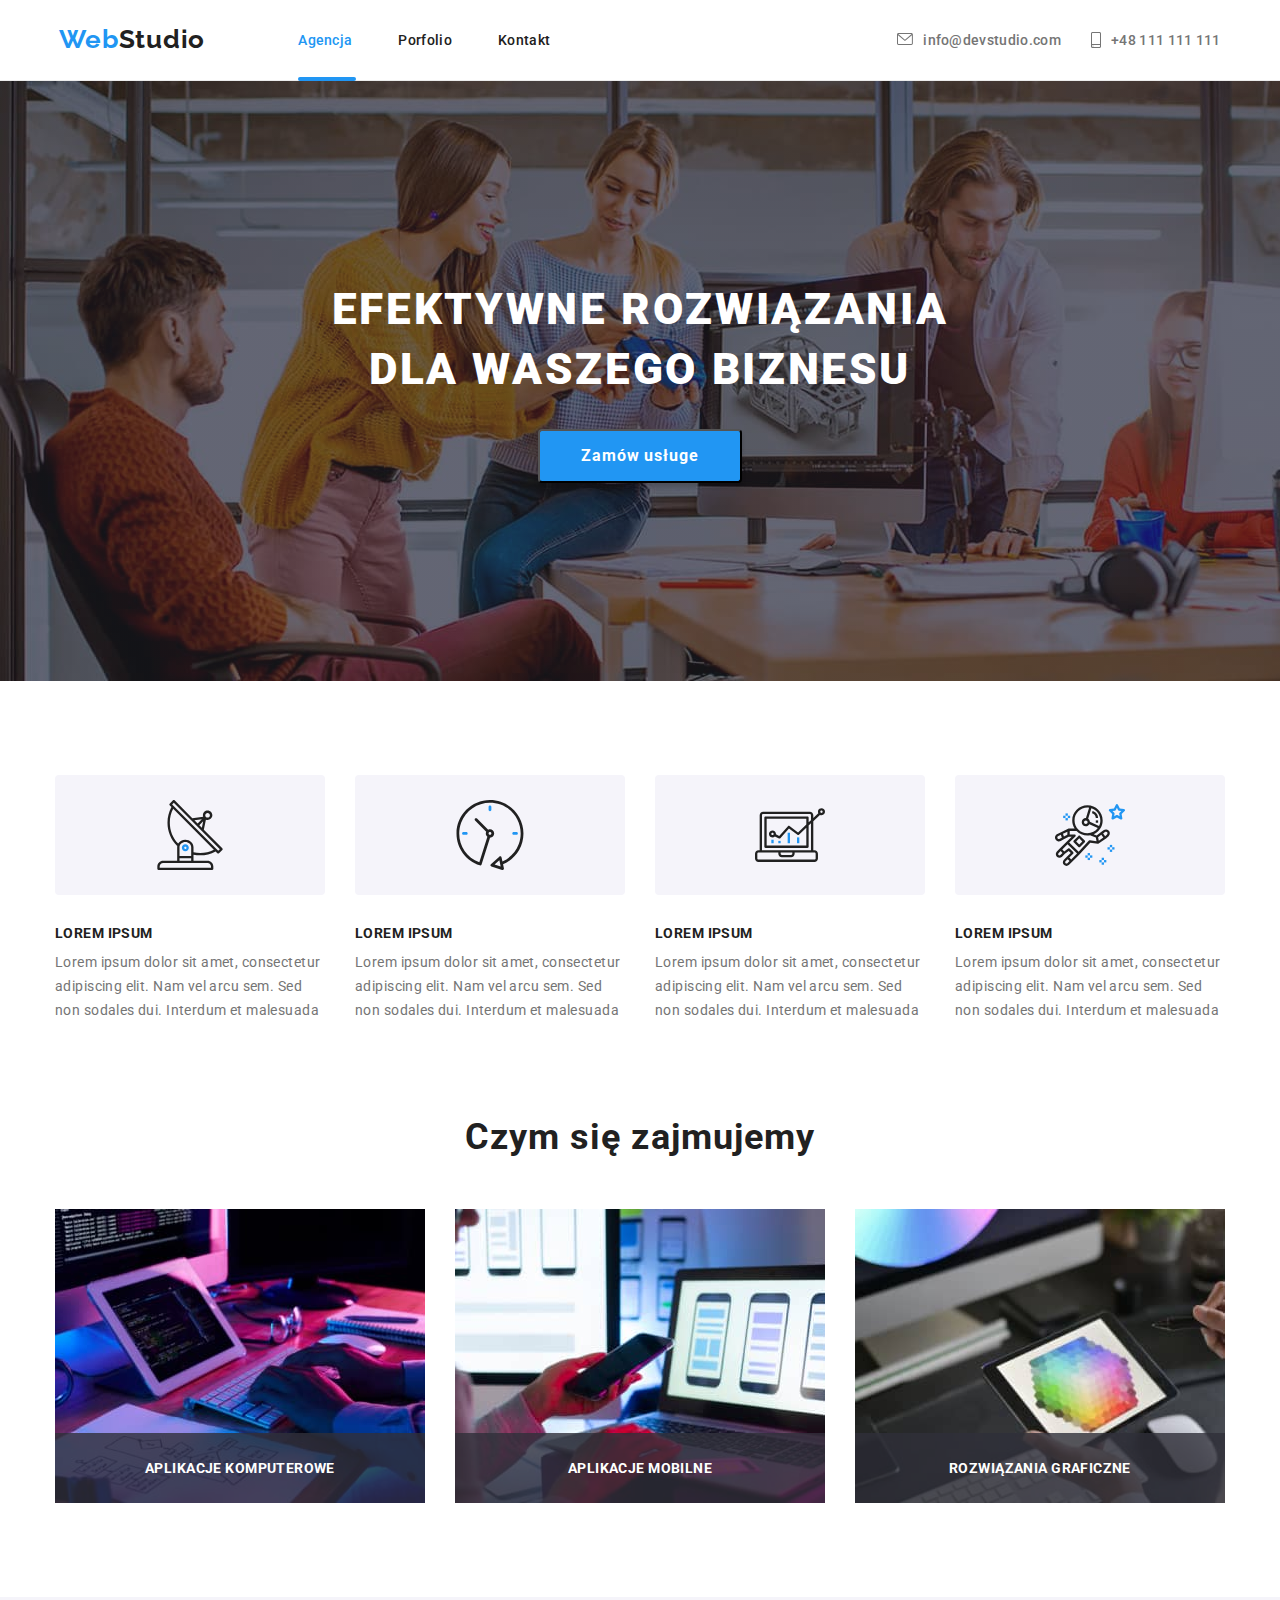
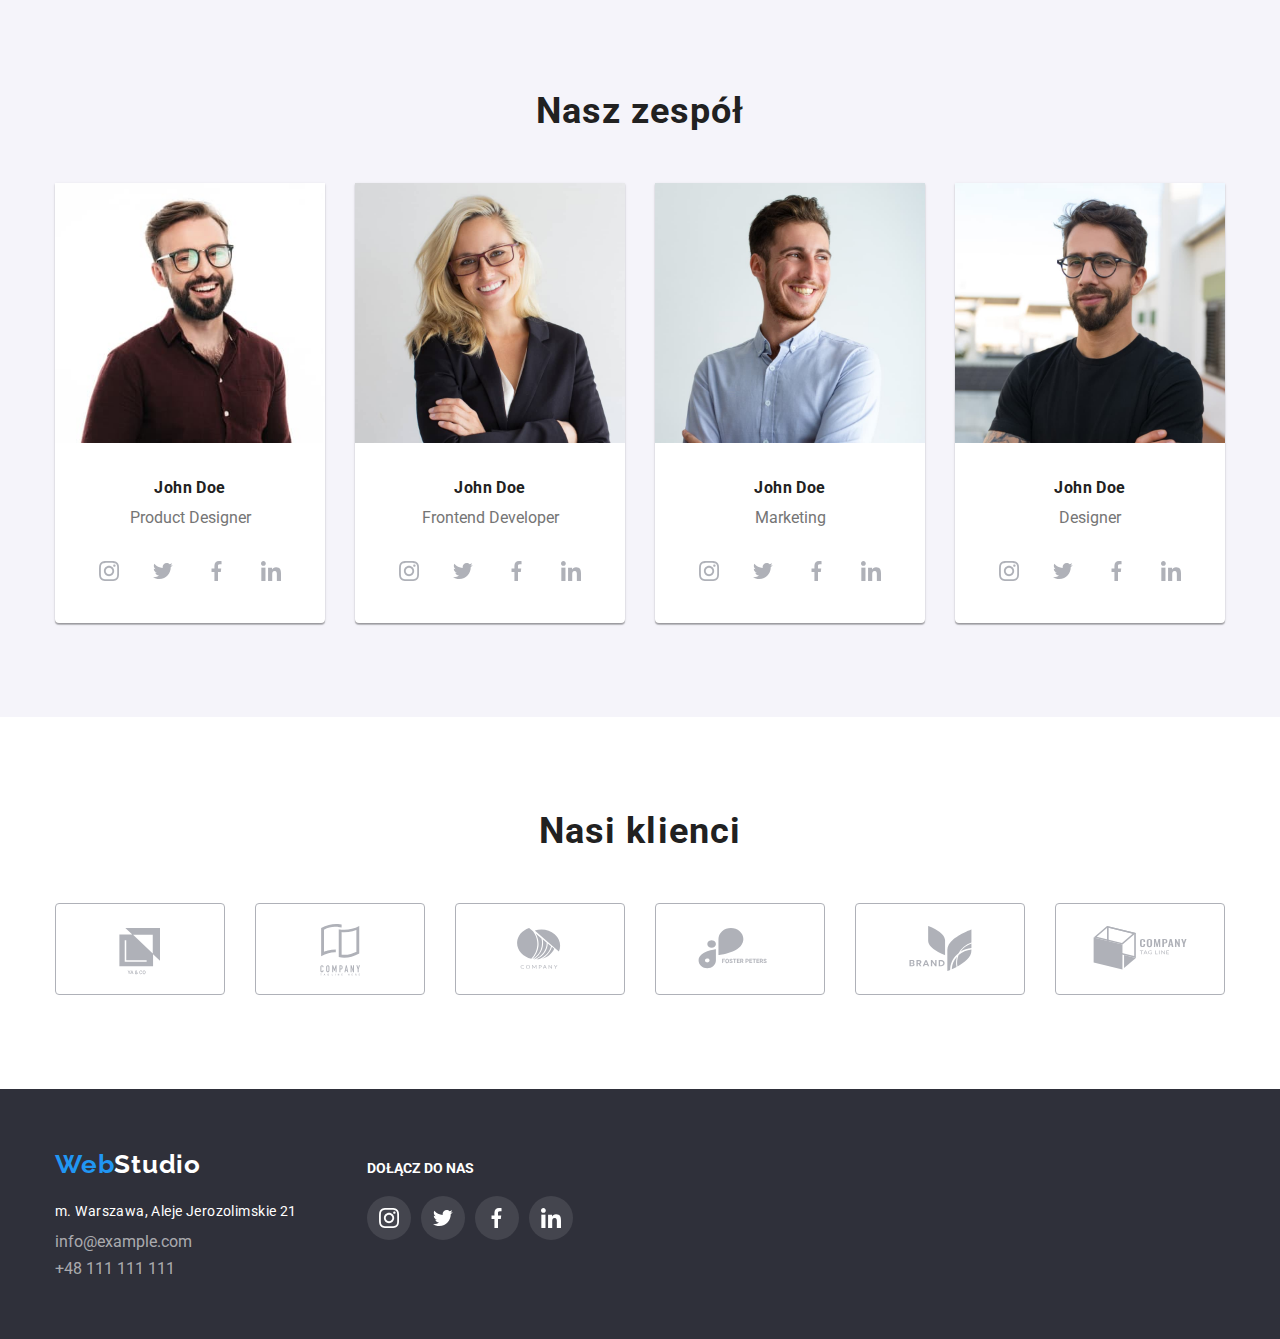
<file: index.html>
<!DOCTYPE html>
<html lang="pl">
  <head>
    <meta charset="UTF-8" />
    <meta http-equiv="X-UA-Compatible" content="IE=edge" />
    <meta name="viewport" content="width=device-width, initial-scale=1.0" />
    <link
      rel="stylesheet"
      href="https://cdnjs.cloudflare.com/ajax/libs/modern-normalize/1.0.0/modern-normalize.min.css"
    />
    <link rel="preconnect" href="https://fonts.googleapis.com" />
    <link rel="preconnect" href="https://fonts.gstatic.com" crossorigin />
    <link
      href="https://fonts.googleapis.com/css2?family=Raleway:wght@700&family=Roboto:wght@400;500;700;900&display=swap"
      rel="stylesheet"
    />
    <link rel="stylesheet" href="css/styles.css" />
    <title>Main page</title>
  </head>

  <body>
    <header class="menu">
      <div class="container">
        <div class="menu-wrapper">
          <a class="logo-header link" href="index.html"
            >Web<span>Studio</span></a
          >
          <!--Menu-->
          <nav class="navigation">
            <ul class="navigation-list list">
              <li class="navigation-list-item">
                <a class="navigation-link link current-page" href="index.html"
                  >Agencja</a
                >
              </li>
              <li class="navigation-list-item">
                <a class="navigation-link link" href="portfolio.html"
                  >Porfolio</a
                >
              </li>
              <li class="navigation-list-item">
                <a class="navigation-link link" href="#">Kontakt</a>
              </li>
            </ul>
          </nav>
          <!--Contacts link-->
          <ul class="contact-list list">
            <li>
              <a class="contact-mail link" href="mailto:info@devstudio.com">
                <svg class="contact-mail-icon" width="16" height="12">
                  <use href="./images/icons.svg#icon-envelope"></use></svg
                >info@devstudio.com</a
              >
            </li>
            <li>
              <a class="contact-phone link" href="tel:+48111111111">
                <svg class="contact-phone-icon" width="10" height="16">
                  <use href="./images/icons.svg#icon-smartphone"></use>
                </svg>
                +48 111 111 111</a
              >
            </li>
          </ul>
        </div>
      </div>
    </header>

    <main>
      <!--HEADER-->
      <section class="hero-section">
        <div class="container">
          <div class="header">
            <h1 class="header-tittle">
              EFEKTYWNE ROZWIĄZANIA DLA WASZEGO BIZNESU
            </h1>
            <button
              class="header-button modal-btn"
              type="button"
              data-modal-open
            >
              Zamów usługe
            </button>
          </div>
        </div>
      </section>
      <!--Section with white background-->
      <section class="section">
        <div class="container">
          <div class="strengths">
            <ul class="strengths-icons-list list">
              <li class="strengths-icons-list-item">
                <svg class="strengths-icon" width="70" height="70">
                  <use href="./images/icons.svg#icon-antenna"></use>
                </svg>
              </li>
              <li class="strengths-icons-list-item">
                <svg class="strengths-icon" width="70" height="70">
                  <use href="./images/icons.svg#icon-clock"></use>
                </svg>
              </li>
              <li class="strengths-icons-list-item">
                <svg class="strengths-icon" width="70" height="70">
                  <use href="./images/icons.svg#icon-diagram"></use>
                </svg>
              </li>
              <li class="strengths-icons-list-item">
                <svg class="strengths-icon" width="70" height="70">
                  <use href="./images/icons.svg#icon-astronaut"></use>
                </svg>
              </li>
            </ul>
          </div>
        </div>

        <div class="container">
          <div class="grid">
            <div class="grid-item">
              <h3 class="grid-item-title">LOREM IPSUM</h3>
              <p class="grid-description">
                Lorem ipsum dolor sit amet, consectetur adipiscing elit. Nam vel
                arcu sem. Sed non sodales dui. Interdum et malesuada
              </p>
            </div>

            <div class="grid-item">
              <h3 class="grid-item-title">LOREM IPSUM</h3>
              <p class="grid-description">
                Lorem ipsum dolor sit amet, consectetur adipiscing elit. Nam vel
                arcu sem. Sed non sodales dui. Interdum et malesuada
              </p>
            </div>

            <div class="grid-item">
              <h3 class="grid-item-title">LOREM IPSUM</h3>
              <p class="grid-description">
                Lorem ipsum dolor sit amet, consectetur adipiscing elit. Nam vel
                arcu sem. Sed non sodales dui. Interdum et malesuada
              </p>
            </div>

            <div class="grid-item">
              <h3 class="grid-item-title">LOREM IPSUM</h3>
              <p class="grid-description">
                Lorem ipsum dolor sit amet, consectetur adipiscing elit. Nam vel
                arcu sem. Sed non sodales dui. Interdum et malesuada
              </p>
            </div>
          </div>
        </div>
      </section>

      <!--Section "Czym się zajmujemy"-->
      <section class="section section-offer">
        <div class="container">
          <div class="offer">
            <h2>Czym się zajmujemy</h2>
            <ul class="offer-list list">
              <li class="offer-list-item">
                <figure class="offer-list-item-img">
                  <img
                    src="images/img01.jpg"
                    alt="programer-working"
                    width="370"
                    height="294"
                  />
                  <figcaption>Aplikacje komputerowe</figcaption>
                </figure>
              </li>
              <li class="offer-list-item">
                <figure class="offer-list-item-img">
                  <img
                    src="images/img02.jpg"
                    alt="smartphone"
                    width="370"
                    height="294"
                  />
                  <figcaption>Aplikacje mobilne</figcaption>
                </figure>
              </li>
              <li class="offer-list-item">
                <figure class="offer-list-item-img">
                  <img
                    src="images/img03.jpg"
                    alt="graphic-tablet"
                    width="370"
                    height="294"
                  />
                  <figcaption>Rozwiązania graficzne</figcaption>
                </figure>
              </li>
            </ul>
          </div>
        </div>
      </section>

      <!--Section "Nasz zespół"-->
      <section class="section section-team">
        <div class="container">
          <div>
            <h2>Nasz zespół</h2>
            <ul class="team-list list">
              <li class="team-list-item">
                <figure>
                  <img
                    src="images/person01.jpg"
                    alt="man-with-glasses"
                    width="270"
                    height="260"
                  />
                  <figcaption>
                    <span><b>John Doe</b></span
                    ><br />Product Designer
                  </figcaption>
                  <ul class="social-list list">
                    <li class="social-list-item icon-link">
                      <a class="social-list-link" href="#">
                        <svg class="social-icon" width="20" height="20">
                          <use href="./images/icons.svg#icon-instagram"></use>
                        </svg>
                      </a>
                    </li>
                    <li class="social-list-item icon-link">
                      <a class="social-list-link" href="#">
                        <svg class="social-icon" width="20" height="20">
                          <use href="./images/icons.svg#icon-tweeter"></use>
                        </svg>
                      </a>
                    </li>
                    <li class="social-list-item icon-link">
                      <a class="social-list-link" href="#">
                        <svg class="social-icon" width="20" height="20">
                          <use href="./images/icons.svg#icon-facebook"></use>
                        </svg>
                      </a>
                    </li>
                    <li class="social-list-item icon-link">
                      <a class="social-list-link" href="#">
                        <svg class="social-icon" width="20" height="20">
                          <use href="./images/icons.svg#icon-linkedin"></use>
                        </svg>
                      </a>
                    </li>
                  </ul>
                </figure>
              </li>
              <li class="team-list-item">
                <figure>
                  <img
                    src="images/person02.jpg"
                    alt="woman-with-glasses"
                    width="270"
                    height="260"
                  />
                  <figcaption>
                    <span><b>John Doe</b></span
                    ><br />Frontend Developer
                  </figcaption>
                  <ul class="social-list list">
                    <li class="social-list-item icon-link">
                      <a class="social-list-link" href="#">
                        <svg class="social-icon" width="20" height="20">
                          <use href="./images/icons.svg#icon-instagram"></use>
                        </svg>
                      </a>
                    </li>
                    <li class="social-list-item icon-link">
                      <a class="social-list-link" href="#">
                        <svg class="social-icon" width="20" height="20">
                          <use href="./images/icons.svg#icon-tweeter"></use>
                        </svg>
                      </a>
                    </li>
                    <li class="social-list-item icon-link">
                      <a class="social-list-link" href="#">
                        <svg class="social-icon" width="20" height="20">
                          <use href="./images/icons.svg#icon-facebook"></use>
                        </svg>
                      </a>
                    </li>
                    <li class="social-list-item icon-link">
                      <a class="social-list-link" href="#">
                        <svg class="social-icon" width="20" height="20">
                          <use href="./images/icons.svg#icon-linkedin"></use>
                        </svg>
                      </a>
                    </li>
                  </ul>
                </figure>
              </li>
              <li class="team-list-item">
                <figure>
                  <img
                    src="images/person03.jpg"
                    alt="man-in-shirt"
                    width="270"
                    height="260"
                  />
                  <figcaption>
                    <span><b>John Doe</b></span
                    ><br />Marketing
                  </figcaption>
                  <ul class="social-list list">
                    <li class="social-list-item icon-link">
                      <a class="social-list-link" href="#">
                        <svg class="social-icon" width="20" height="20">
                          <use href="./images/icons.svg#icon-instagram"></use>
                        </svg>
                      </a>
                    </li>
                    <li class="social-list-item icon-link">
                      <a class="social-list-link" href="#">
                        <svg class="social-icon" width="20" height="20">
                          <use href="./images/icons.svg#icon-tweeter"></use>
                        </svg>
                      </a>
                    </li>
                    <li class="social-list-item icon-link">
                      <a class="social-list-link" href="#">
                        <svg class="social-icon" width="20" height="20">
                          <use href="./images/icons.svg#icon-facebook"></use>
                        </svg>
                      </a>
                    </li>
                    <li class="social-list-item icon-link">
                      <a class="social-list-link" href="#">
                        <svg class="social-icon" width="20" height="20">
                          <use href="./images/icons.svg#icon-linkedin"></use>
                        </svg>
                      </a>
                    </li>
                  </ul>
                </figure>
              </li>
              <li class="team-list-item">
                <figure>
                  <img
                    src="images/person04.jpg"
                    alt="man-with-glasses"
                    width="270"
                    height="260"
                  />
                  <figcaption>
                    <span><b>John Doe</b></span
                    ><br />Designer
                  </figcaption>
                  <ul class="social-list list">
                    <li class="social-list-item icon-link">
                      <a class="social-list-link" href="#">
                        <svg class="social-icon" width="20" height="20">
                          <use href="./images/icons.svg#icon-instagram"></use>
                        </svg>
                      </a>
                    </li>
                    <li class="social-list-item icon-link">
                      <a class="social-list-link" href="#">
                        <svg class="social-icon" width="20" height="20">
                          <use href="./images/icons.svg#icon-tweeter"></use>
                        </svg>
                      </a>
                    </li>
                    <li class="social-list-item icon-link">
                      <a class="social-list-link" href="#">
                        <svg class="social-icon" width="20" height="20">
                          <use href="./images/icons.svg#icon-facebook"></use>
                        </svg>
                      </a>
                    </li>
                    <li class="social-list-item icon-link">
                      <a class="social-list-link" href="#">
                        <svg class="social-icon" width="20" height="20">
                          <use href="./images/icons.svg#icon-linkedin"></use>
                        </svg>
                      </a>
                    </li>
                  </ul>
                </figure>
              </li>
            </ul>
          </div>
        </div>
      </section>

      <!--Section "Nasi kleinci"-->
      <section class="section">
        <div class="container">
          <div>
            <h2>Nasi klienci</h2>
            <ul class="clients-list">
              <li class="clients-list-item list">
                <a class="clients-list-link" href="#">
                  <svg class="client-icon">
                    <use href="./images/icons.svg#icon-Client1"></use>
                  </svg>
                </a>
              </li>
              <li class="clients-list-item list">
                <a class="clients-list-link" href="#">
                  <svg class="client-icon">
                    <use href="./images/icons.svg#icon-Client2"></use>
                  </svg>
                </a>
              </li>
              <li class="clients-list-item list">
                <a class="clients-list-link" href="#">
                  <svg class="client-icon">
                    <use href="./images/icons.svg#icon-Client3"></use>
                  </svg>
                </a>
              </li>
              <li class="clients-list-item list">
                <a class="clients-list-link" href="#">
                  <svg class="client-icon">
                    <use href="./images/icons.svg#icon-Client4"></use>
                  </svg>
                </a>
              </li>
              <li class="clients-list-item list">
                <a class="clients-list-link" href="#">
                  <svg class="client-icon">
                    <use href="./images/icons.svg#icon-Client5"></use>
                  </svg>
                </a>
              </li>
              <li class="clients-list-item list">
                <a class="clients-list-link" href="#">
                  <svg class="client-icon">
                    <use href="./images/icons.svg#icon-Client6"></use>
                  </svg>
                </a>
              </li>
            </ul>
          </div>
        </div>
      </section>
    </main>

    <!--Footer-->
    <footer>
      <div class="container">
        <div class="contacts">
          <a class="logo-footer link" href="/">Web<span>Studio</span></a>
          <address class="adres-footer">
            m. Warszawa, Aleje Jerozolimskie 21 <br />
          </address>
          <ul class="contact-footer list">
            <li class="contact-footer-item">
              <a class="contact-footer-mail link" href="mailto:info@example.com"
                >info@example.com</a
              >
            </li>
            <li class="contact-footer-item">
              <a class="contact-footer-phone link" href="tel:+48111111111"
                >+48 111 111 111</a
              >
            </li>
          </ul>
        </div>
        <div class="social-in-footer">
          <p class="social-list-footer-title">Dołącz do nas</p>
          <ul class="social-list-footer list">
            <li class="social-list-footer-item icon-link">
              <a class="social-list-footer-link" href="#">
                <svg class="social-icon" width="20" height="20">
                  <use href="./images/icons.svg#icon-instagram"></use>
                </svg>
              </a>
            </li>
            <li class="social-list-footer-item icon-link">
              <a class="social-list-footer-link" href="#">
                <svg class="social-icon" width="20" height="20">
                  <use href="./images/icons.svg#icon-tweeter"></use>
                </svg>
              </a>
            </li>
            <li class="social-list-footer-item icon-link">
              <a class="social-list-footer-link" href="#">
                <svg class="social-icon" width="20" height="20">
                  <use href="./images/icons.svg#icon-facebook"></use>
                </svg>
              </a>
            </li>
            <li class="social-list-footer-item icon-link">
              <a class="social-list-footer-link" href="#">
                <svg class="social-icon" width="20" height="20">
                  <use href="./images/icons.svg#icon-linkedin"></use>
                </svg>
              </a>
            </li>
          </ul>
        </div>
      </div>
    </footer>

    <!--Modal window-->
    <div class="backdrop is-hidden" data-modal>
      <div class="modal">
        <button type="button" class="close-btn" data-modal-close>
          <svg
            width="11"
            height="11"
            viewBox="0 0 11 11"
            fill="none"
            xmlns="http://www.w3.org/2000/svg"
          >
            <path
              d="M11 1.10786L9.89214 0L5.5 4.39214L1.10786 0L0 1.10786L4.39214 5.5L0 9.89214L1.10786 11L5.5 6.60786L9.89214 11L11 9.89214L6.60786 5.5L11 1.10786Z"
              fill="black"
            />
          </svg>
        </button>
      </div>
    </div>

    <script src="./js/modal.js"></script>
  </body>
</html>
</file>
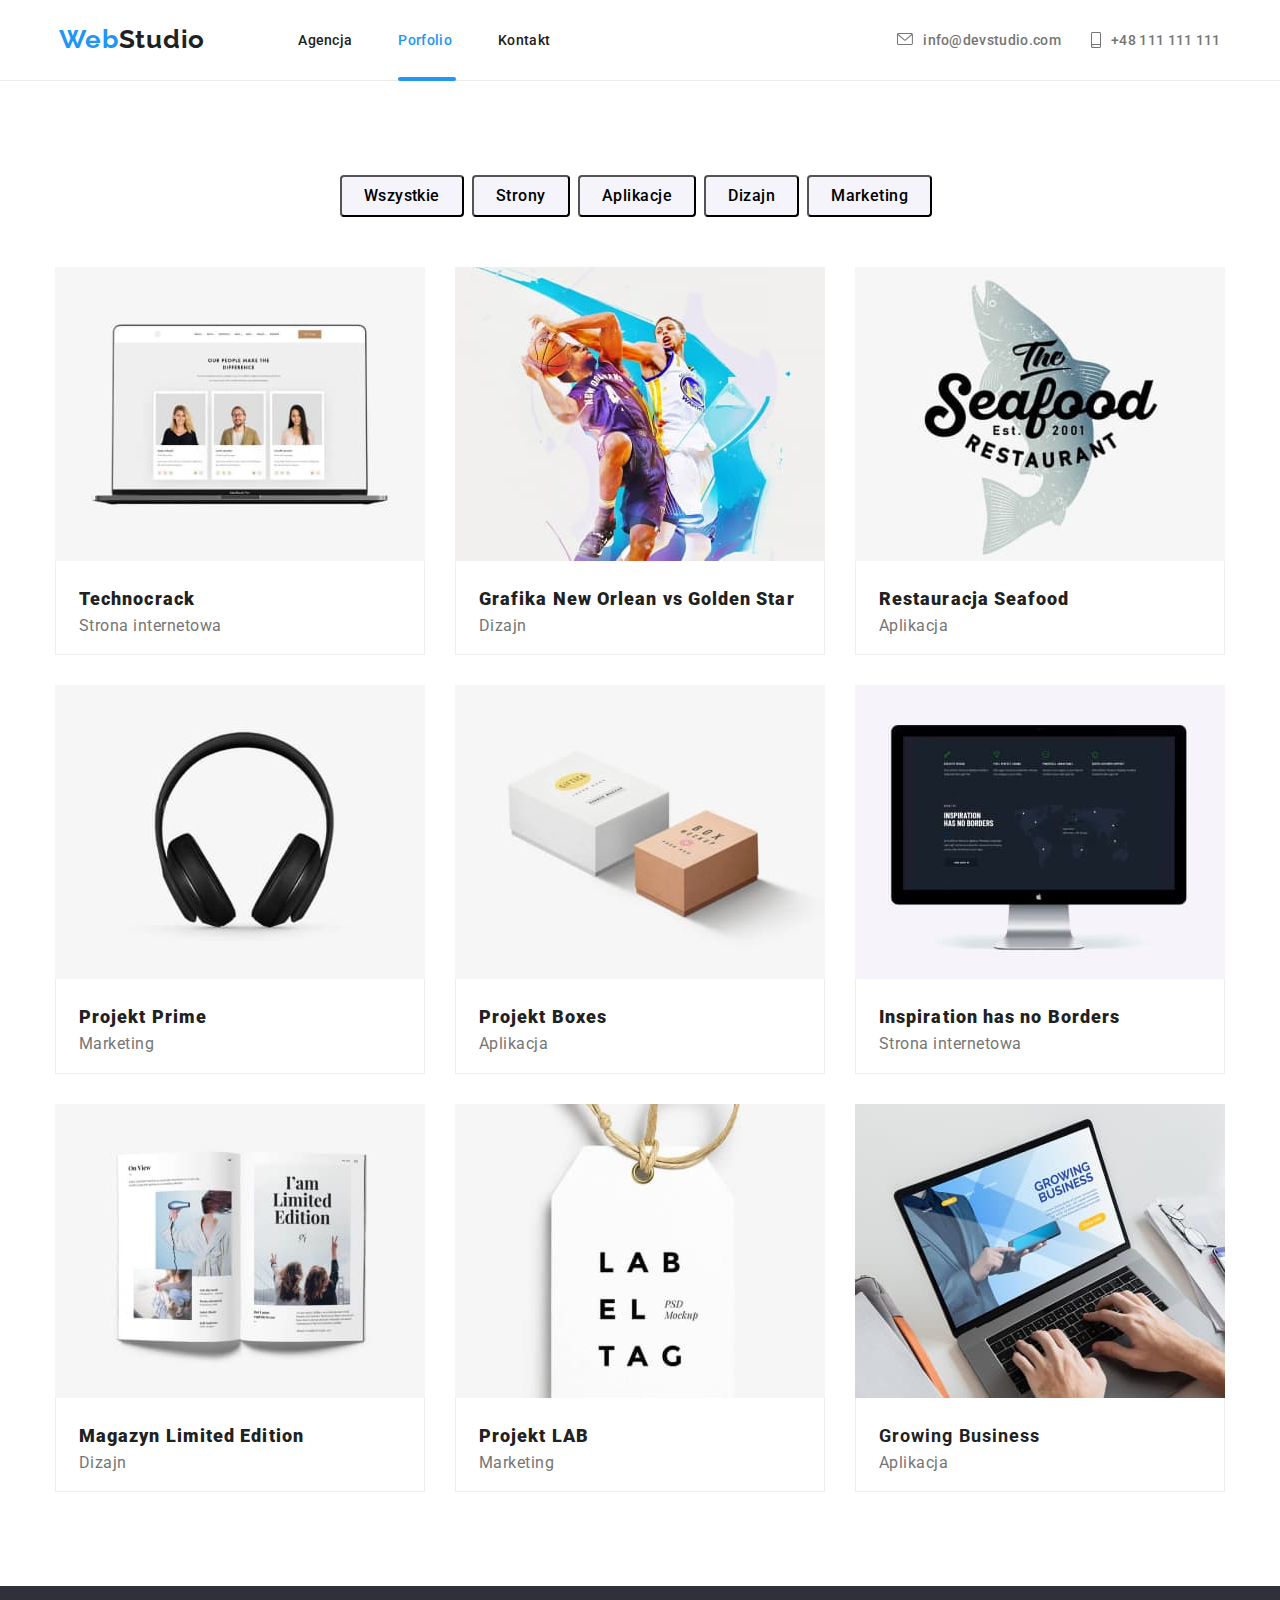
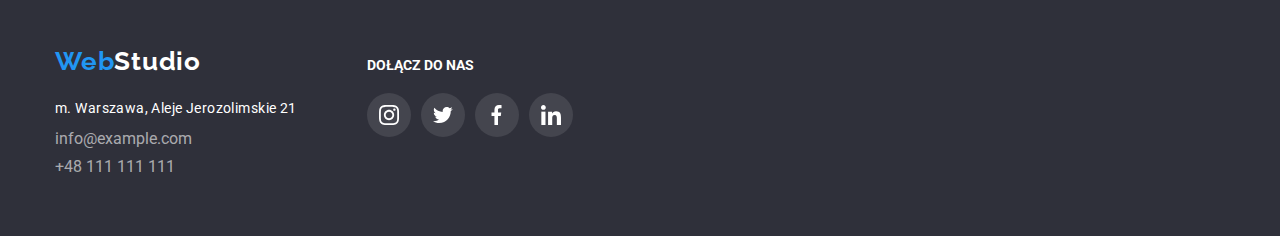
<file: portfolio.html>
<!DOCTYPE html>
<html lang="pl">
  <head>
    <meta charset="UTF-8" />
    <meta http-equiv="X-UA-Compatible" content="IE=edge" />
    <meta name="viewport" content="width=device-width, initial-scale=1.0" />
    <link
      rel="stylesheet"
      href="https://cdnjs.cloudflare.com/ajax/libs/modern-normalize/1.0.0/modern-normalize.min.css"
    />
    <link rel="preconnect" href="https://fonts.googleapis.com" />
    <link rel="preconnect" href="https://fonts.gstatic.com" crossorigin />
    <link
      href="https://fonts.googleapis.com/css2?family=Raleway:wght@700&family=Roboto:wght@400;500;700;900&display=swap"
      rel="stylesheet"
    />
    <link rel="stylesheet" href="css/styles.css" />
    <title>Portfolio</title>
  </head>

  <body>
    <header class="menu">
      <div class="container">
        <div class="menu-wrapper">
          <a class="logo-header link" href="index.html"
            >Web<span>Studio</span></a
          >
          <!--Menu-->
          <nav class="navigation">
            <ul class="navigation-list list">
              <li class="navigation-list-item">
                <a class="navigation-link link" href="index.html">Agencja</a>
              </li>
              <li class="navigation-list-item">
                <a class="navigation-link link current-page" href="portfolio.html"
                  >Porfolio</a
                >
              </li>
              <li class="navigation-list-item">
                <a class="navigation-link link" href="#">Kontakt</a>
              </li>
            </ul>
          </nav>
          <!--Contacts link-->
          <ul class="contact-list list">
            <li>
              <a class="contact-mail link" href="mailto:info@devstudio.com">
                <svg class="contact-mail-icon" width="16" height="12">
                  <use href="./images/icons.svg#icon-envelope"></use></svg
                >info@devstudio.com</a
              >
            </li>
            <li>
              <a class="contact-phone link" href="tel:+48111111111">
                <svg class="contact-phone-icon" width="10" height="16">
                  <use href="./images/icons.svg#icon-smartphone"></use>
                </svg>
                +48 111 111 111</a
              >
            </li>
          </ul>
        </div>
      </div>
    </header>

    <main>
      <!--Portfolio-->
      <section class="section-portfolio section">
        <!--Filters-->
        <div class="container">
          <div class="filters">
            <ul class="filters-buttons list">
              <li>
                <button class="filter-buttons-item" type="button">
                  Wszystkie
                </button>
              </li>
              <li>
                <button class="filter-buttons-item" type="button">
                  Strony
                </button>
              </li>
              <li>
                <button class="filter-buttons-item" type="button">
                  Aplikacje
                </button>
              </li>
              <li>
                <button class="filter-buttons-item" type="button">
                  Dizajn
                </button>
              </li>
              <li>
                <button class="filter-buttons-item" type="button">
                  Marketing
                </button>
              </li>
            </ul>
          </div>
        </div>

        <!--Projects-->
        <div class="container">
          <div class="projects">
            <ul class="projects-list list">
              <li class="projects-list-item">
                <figure>
                  <div class="projects-list-item-img">
                    <img
                      src="images/img-8.jpg"
                      alt="laptop"
                      width="370"
                      height="294"
                    />
                    <div class="overlay">
                      <p>
                        Technocrack jest popularną platformą wykorzystywaną do
                        rozpowszechniania koronawirusa. Firmy wykorzystują tą
                        platformę do celów szpiegowskich i ataków na
                        niezabezpieczone serwery konkurencji.
                      </p>
                    </div>
                  </div>
                  <figcaption>
                    <span><b>Technocrack</b></span
                    ><br />
                    <div class="projects-category">Strona internetowa</div>
                  </figcaption>
                </figure>
              </li>
              <li class="projects-list-item">
                <figure>
                  <div class="projects-list-item-img">
                    <img
                      src="images/img-7.jpg"
                      alt="basketball"
                      width="370"
                      height="294"
                    />
                    <div class="overlay">
                      <p>
                        Technocrack jest popularną platformą wykorzystywaną do
                        rozpowszechniania koronawirusa. Firmy wykorzystują tą
                        platformę do celów szpiegowskich i ataków na
                        niezabezpieczone serwery konkurencji.
                      </p>
                    </div>
                  </div>
                  <figcaption>
                    <span><b>Grafika New Orlean vs Golden Star</b></span
                    ><br />
                    <div class="projects-category">Dizajn</div>
                  </figcaption>
                </figure>
              </li>
              <li class="projects-list-item">
                <figure>
                  <div class="projects-list-item-img">
                    <img
                      src="images/img-6.jpg"
                      alt="seafood"
                      width="370"
                      height="294"
                    />
                    <div class="overlay">
                      <p>
                        Technocrack jest popularną platformą wykorzystywaną do
                        rozpowszechniania koronawirusa. Firmy wykorzystują tą
                        platformę do celów szpiegowskich i ataków na
                        niezabezpieczone serwery konkurencji.
                      </p>
                    </div>
                  </div>
                  <figcaption>
                    <span><b>Restauracja Seafood</b></span
                    ><br />
                    <div class="projects-category">Aplikacja</div>
                  </figcaption>
                </figure>
              </li>
              <li class="projects-list-item">
                <figure>
                  <div class="projects-list-item-img">
                    <img
                      src="images/img-5.jpg"
                      alt="headphones"
                      width="370"
                      height="294"
                    />
                    <div class="overlay">
                      <p>
                        Technocrack jest popularną platformą wykorzystywaną do
                        rozpowszechniania koronawirusa. Firmy wykorzystują tą
                        platformę do celów szpiegowskich i ataków na
                        niezabezpieczone serwery konkurencji.
                      </p>
                    </div>
                  </div>
                  <figcaption>
                    <span><b>Projekt Prime</b></span
                    ><br />
                    <div class="projects-category">Marketing</div>
                  </figcaption>
                </figure>
              </li>
              <li class="projects-list-item">
                <figure>
                  <div class="projects-list-item-img">
                    <img
                      src="images/img-4.jpg"
                      alt="boxes"
                      width="370"
                      height="294"
                    />
                    <div class="overlay">
                      <p>
                        Technocrack jest popularną platformą wykorzystywaną do
                        rozpowszechniania koronawirusa. Firmy wykorzystują tą
                        platformę do celów szpiegowskich i ataków na
                        niezabezpieczone serwery konkurencji.
                      </p>
                    </div>
                  </div>
                  <figcaption>
                    <span><b>Projekt Boxes</b></span
                    ><br />
                    <div class="projects-category">Aplikacja</div>
                  </figcaption>
                </figure>
              </li>
              <li class="projects-list-item">
                <figure>
                  <div class="projects-list-item-img">
                    <img
                      src="images/img-3.jpg"
                      alt="monitor"
                      width="370"
                      height="294"
                    />
                    <div class="overlay">
                      <p>
                        Technocrack jest popularną platformą wykorzystywaną do
                        rozpowszechniania koronawirusa. Firmy wykorzystują tą
                        platformę do celów szpiegowskich i ataków na
                        niezabezpieczone serwery konkurencji.
                      </p>
                    </div>
                  </div>
                  <figcaption>
                    <span><b>Inspiration has no Borders</b></span
                    ><br />
                    <div class="projects-category">Strona internetowa</div>
                  </figcaption>
                </figure>
              </li>
              <li class="projects-list-item">
                <figure>
                  <div class="projects-list-item-img">
                    <img
                      src="images/img-2.jpg"
                      alt="magazine"
                      width="370"
                      height="294"
                    />
                    <div class="overlay">
                      <p>
                        Technocrack jest popularną platformą wykorzystywaną do
                        rozpowszechniania koronawirusa. Firmy wykorzystują tą
                        platformę do celów szpiegowskich i ataków na
                        niezabezpieczone serwery konkurencji.
                      </p>
                    </div>
                  </div>
                  <figcaption>
                    <span><b>Magazyn Limited Edition</b></span
                    ><br />
                    <div class="projects-category">Dizajn</div>
                  </figcaption>
                </figure>
              </li>
              <li class="projects-list-item">
                <figure>
                  <div class="projects-list-item-img">
                    <img
                      src="images/img-1.jpg"
                      alt="label"
                      width="370"
                      height="294"
                    />
                    <div class="overlay">
                      <p>
                        Technocrack jest popularną platformą wykorzystywaną do
                        rozpowszechniania koronawirusa. Firmy wykorzystują tą
                        platformę do celów szpiegowskich i ataków na
                        niezabezpieczone serwery konkurencji.
                      </p>
                    </div>
                  </div>
                  <figcaption>
                    <span><b>Projekt LAB</b></span
                    ><br />
                    <div class="projects-category">Marketing</div>
                  </figcaption>
                </figure>
              </li>
              <li class="projects-list-item">
                <figure>
                  <div class="projects-list-item-img">
                    <img
                      src="images/img.jpg"
                      alt="laptop-keyboard"
                      width="370"
                      height="294"
                    />
                    <div class="overlay">
                      <p>
                        Technocrack jest popularną platformą wykorzystywaną do
                        rozpowszechniania koronawirusa. Firmy wykorzystują tą
                        platformę do celów szpiegowskich i ataków na
                        niezabezpieczone serwery konkurencji.
                      </p>
                    </div>
                  </div>
                  <figcaption>
                    <span>Growing Business</span><br />
                    <div class="projects-category">Aplikacja</div>
                  </figcaption>
                </figure>
              </li>
            </ul>
          </div>
        </div>
      </section>
    </main>

    <!--Footer-->
    <footer>
      <div class="container">
        <div class="contacts">
          <a class="logo-footer link" href="/">Web<span>Studio</span></a>
          <address class="adres-footer">
            m. Warszawa, Aleje Jerozolimskie 21 <br />
          </address>
          <ul class="contact-footer list">
            <li class="contact-footer-item">
              <a class="contact-footer-mail link" href="mailto:info@example.com"
                >info@example.com</a
              >
            </li>
            <li class="contact-footer-item">
              <a class="contact-footer-phone link" href="tel:+48111111111"
                >+48 111 111 111</a
              >
            </li>
          </ul>
        </div>
        <div class="social-in-footer">
          <p class="social-list-footer-title">Dołącz do nas</p>
          <ul class="social-list-footer list">
            <li class="social-list-footer-item icon-link">
              <a class="social-list-footer-link" href="#">
                <svg class="social-icon" width="20" height="20">
                  <use href="./images/icons.svg#icon-instagram"></use>
                </svg>
              </a>
            </li>
            <li class="social-list-footer-item icon-link">
              <a class="social-list-footer-link" href="#">
                <svg class="social-icon" width="20" height="20">
                  <use href="./images/icons.svg#icon-tweeter"></use>
                </svg>
              </a>
            </li>
            <li class="social-list-footer-item icon-link">
              <a class="social-list-footer-link" href="#">
                <svg class="social-icon" width="20" height="20">
                  <use href="./images/icons.svg#icon-facebook"></use>
                </svg>
              </a>
            </li>
            <li class="social-list-footer-item icon-link">
              <a class="social-list-footer-link" href="#">
                <svg class="social-icon" width="20" height="20">
                  <use href="./images/icons.svg#icon-linkedin"></use>
                </svg>
              </a>
            </li>
          </ul>
        </div>
      </div>
    </footer>
  </body>
</html>
</file>
<file: css/styles.css>
:root {
  --main-font: "Roboto", sans-serif;
  --secondary-font: "Raleway", sans-serif;
  --main-color: #2196f3;
  --font-color: #212121;
}

body {
  font-family: var(--main-font);
  color: var(--font-color);
}

h1,
h2,
h3 {
  margin: 0;
}

ul {
  margin: 0;
  padding: 0;
}

img {
  display: block;
}

figure {
  margin: 0;
}
.list {
  list-style: none;
}

.link {
  text-decoration: none;
}

.container {
  width: 1200px;
  padding: 0 15px;
  height: 100%;
  margin: 0 auto;
  display: flex;
  flex-wrap: nowrap;
  justify-content: center;
}

.section {
  padding: 94px 0;
}

/*===========COMPONENTS===========*/
button {
  cursor: pointer;
}

/*===========MENU===========*/
header {
  border-bottom: 1px solid #ececec;
}

.menu {
  background: #ffffff;
}

.menu-wrapper {
  display: flex;
  align-items: center;
}

.logo-header {
  padding-top: 24px;
  padding-bottom: 25px;
  margin-right: 93px;
  font-family: var(--secondary-font);
  font-weight: bold;
  font-size: 26px;
  line-height: 1.192;
  letter-spacing: 0.03em;
  color: var(--main-color);
}

.logo-header > span {
  color: var(--font-color);
}

/**Navigation*/
.navigation {
  display: flex;
  width: 254px;
  margin-right: 345px;
}

.navigation-list {
  display: flex;
}

.navigation-list-item,
.contact-list {
  font-family: var(--main-font);
  font-weight: 500;
  font-size: 14px;
  line-height: 16px;
  letter-spacing: 0.02rem;
  fill: #757575;
}

.navigation-list-item:not(:last-child) {
  margin-right: 46px;
}

.navigation-link {
  color: var(--font-color);
  transition: color 250ms cubic-bezier(0.4, 0, 0.2, 1);
}

.current-page {
  color: var(--main-color);
  position: relative;
}

.current-page::after {
  position: absolute;
  top: 45px;
  content: "";
  display: block;
  width: 58px;
  height: 4px;
  background: #2196f3;
  border-radius: 2px;
}

.contact-phone {
  transition: color 250ms cubic-bezier(0.4, 0, 0.2, 1);
  display: flex;
}

.contact-phone-icon {
  margin-right: 10px;
  transition: fill 250ms cubic-bezier(0.4, 0, 0.2, 1);
}

.contact-phone-icon:hover {
  fill: var(--main-color);
}

.navigation-link:hover,
.navigation-link:focus,
.navigation-link:active,
.contact-mail:hover,
.contact-mail:focus,
.contact-phone:hover,
.contact-phone:focus {
  color: var(--main-color);
  fill: var(--main-color);
}

.contact-mail {
  margin-right: 30px;
  transition: color 250ms cubic-bezier(0.4, 0, 0.2, 1);
}

.contact-mail-icon {
  margin-right: 10px;
  transition: fill 250ms cubic-bezier(0.4, 0, 0.2, 1);
}

.contact-list {
  display: flex;
}

.contact-list a {
  font-style: normal;
  color: #757575;
}
/*=========== END MENU===========*/

/* =========== MAIN PAGE HEADER===========*/
.hero-section {
  height: 600px;
  background: #2f303a;
  background-image: linear-gradient(
      rgba(47, 48, 58, 0.4),
      rgba(47, 48, 58, 0.4)
    ),
    url("../images/header-bg.jpg");
  background-size: cover;
  background-repeat: no-repeat;
}
.header {
  display: flex;
  flex-direction: column;
  align-items: center;
  justify-content: center;
}
.header-tittle {
  width: 696px;
  left: 452px;
  bottom: 280px;

  font-family: var(--main-font);
  font-weight: 900;
  font-size: 44px;
  line-height: 60px;

  text-align: center;
  letter-spacing: 0.06em;
  text-transform: uppercase;

  color: #ffffff;
}

.header button {
  margin-top: 30px;
  padding: 10px 41px;

  background: var(--main-color);
  box-shadow: 0px 4px 4px rgba(0, 0, 0, 0.15);
  border-radius: 4px;

  font-family: var(--main-font);
  font-weight: bold;
  font-size: 16px;
  line-height: 1.875;

  text-align: center;
  letter-spacing: 0.06em;

  color: #ffffff;
}
/* =========== END MAIN PAGE HEADER===========*/

/* =========== MAIN SECTION MAIN PAGE===========*/
/*our strengths*/

.strengths-icons-list {
  display: flex;
  align-items: center;
  justify-content: center;
}

.strengths-icons-list-item {
  display: flex;
  width: 270px;
  height: 120px;
  border-radius: 4px;
  background-color: #f5f4fa;
  margin-right: 30px;
  margin-bottom: 30px;
  align-items: center;
  justify-content: center;
}
.strengths-icons-list-item:last-child {
  margin-right: 0;
}

/*Grid*/
.grid-item-title {
  margin-bottom: 10px;
  font-family: var(--main-font);
  font-size: 14px;
  line-height: 1.142;
  font-weight: 700;
  color: #212121;
  letter-spacing: 0.03em;
  text-transform: uppercase;
}
.grid-description {
  font-family: var(--main-font);
  font-size: 14px;
  line-height: 1.714;
  color: #757575;
  letter-spacing: 0.03em;
  margin: 0;
}
.grid {
  display: flex;
  flex-wrap: wrap;
}
.grid-item {
  flex-basis: calc(100% / 4 - 22.5px);
  margin-right: 30px;
}
.grid-item:last-child {
  margin-right: 0;
}

/*Section "Czym się zajmujemy*/
h2 {
  font-family: var(--main-font);
  font-weight: bold;
  font-size: 36px;
  line-height: 1.166;
  text-align: center;
  letter-spacing: 0.03em;
  margin-bottom: 50px;
}
.section-offer {
  padding-top: 0px;
}
.offer-list {
  display: flex;
  justify-content: center;
}
.offer-list-item {
  margin-right: 30px;
}
.offer-list-item:last-child {
  margin-right: 0;
}
.offer-list-item-img {
  position: relative;
}

.offer-list-item-img > figcaption {
  position: absolute;
  bottom: 0;
  padding: 27px 0;
  width: 100%;
  background-color: rgba(47, 48, 58, 0.8);
  font-style: var(--main-font);
  font-weight: bold;
  color: #ffffff;
  font-size: 14px;
  line-height: 1.142;
  text-align: center;
  letter-spacing: 0.03em;
  text-transform: uppercase;
}

/*Section "Team*/
.section-team {
  background-color: #f5f4fa;
}
.team-list {
  display: flex;
  justify-content: center;
}
.team-list-item {
  background: #ffffff;
  margin-right: 30px;

  box-shadow: 0px 1px 3px rgba(0, 0, 0, 0.12), 0px 1px 1px rgba(0, 0, 0, 0.14),
    0px 2px 1px rgba(0, 0, 0, 0.2);
  border-radius: 0px 0px 4px 4px;
}
.team-list-item:last-child {
  margin-right: 0%;
}

.team-list-item span {
  font-size: 16px;
  line-height: 1.187;
  text-align: center;
  letter-spacing: 0.03em;
  color: var(--font-color);
}
.team-list-item figcaption {
  text-align: center;
  color: #757575;
  font-family: Roboto;
  font-size: 16px;
  line-height: 1.875;
  padding-bottom: 16px;
  padding-top: 30px;
}
.social-list {
  display: flex;
  align-items: center;
  justify-content: center;
  margin-bottom: 30px;
  fill: #afb1b8;
}

.social-list-link {
  display: flex;
  width: 44px;
  height: 44px;
  background-color: #ffffff;
  border-radius: 50%;
  align-items: center;
  justify-content: center;
  transition: background-color 250ms cubic-bezier(0.4, 0, 0.2, 1),
    fill 250ms cubic-bezier(0.4, 0, 0.2, 1);
}
.social-list-item {
  margin-right: 10px;
}
.social-list-item:last-child {
  margin-right: 0;
}

.social-list-link:hover,
.social-list-link:focus {
  fill: white;
  background-color: var(--main-color);
}

/*Our clients*/
.clients-list {
  display: flex;
  justify-content: center;
  fill: #afb1b8;
}
.clients-list-item:not(:last-child) {
  margin-right: 30px;
}
.clients-list-link {
  display: flex;
  width: 170px;
  height: 92px;
  border: 1px solid #afb1b8;
  border-radius: 4px;
  align-items: center;
  justify-content: center;
  transition: fill 250ms cubic-bezier(0.4, 0, 0.2, 1);
}
.clients-list-link:hover,
.clients-list-link:focus {
  fill: var(--main-color);
  border: 1px solid var(--main-color);
}

/*footer*/
footer {
  padding-top: 60px;
  padding-bottom: 60px;
  background: #2f303a;
}

footer a {
  color: rgba(255, 255, 255, 0.6);
}
footer .container {
  justify-content: flex-start;
  display: flex;
  align-items: baseline;
}
.logo-footer {
  font-family: Raleway;
  font-weight: bold;
  font-size: 26px;
  line-height: 1.192;
  letter-spacing: 0.03em;
  color: var(--main-color);
}

.logo-footer > span {
  color: white;
}
.contact-footer-mail,
.contact-footer-mail {
  transition: color 250ms cubic-bezier(0.4, 0, 0.2, 1);
}

.contact-footer-mail:hover,
.contact-footer-mail:focus,
.contact-footer-phone:hover,
.contact-footer-phone:focus {
  color: var(--main-color);
}
.contact-footer {
  margin-top: 9px;
}
.contact-footer-item {
  margin-top: 9px;
}
.contacts {
  margin-right: 70px;
}
.adres-footer {
  margin-top: 20px;
  font-family: var(--main-font);
  font-style: normal;
  font-size: 14px;
  line-height: 1.714;
  letter-spacing: 0.03em;
  color: #ffffff;
}
.social-list-footer-title {
  font-family: var(--main-font);
  font-weight: 700;
  text-transform: uppercase;
  color: #ffffff;
  font-size: 14px;
  line-height: 1.142;
  margin-bottom: 20px;
  margin-top: 0;
}
.social-list-footer {
  display: flex;
  fill: white;
}
.social-list-footer-link {
  display: flex;
  width: 44px;
  height: 44px;
  border-radius: 50%;
  align-items: center;
  justify-content: center;
  background-color: rgba(255, 255, 255, 0.1);
  transition: background-color 250ms cubic-bezier(0.4, 0, 0.2, 1),
    fill 250ms cubic-bezier(0.4, 0, 0.2, 1);
}
.social-list-footer-link:hover {
  background-color: var(--main-color);
}
.social-list-footer-item {
  margin-right: 10px;
}
.social-list-footer-item:last-child {
  margin-right: 0;
}

/*=========== PORTFOLIO ===========*/

/*Filter buttons*/
.filters-buttons {
  display: flex;
  justify-content: center;
}
.filter-buttons-item {
  padding: 6px 22px;
  margin-right: 8px;
  margin-bottom: 50px;
}

.filters-buttons button:hover,
.filters-buttons button:focus,
.filters-buttons button {
  font-family: var(--main-font);
  border-radius: 4px;
  font-weight: 500;
  font-size: 16px;
  line-height: 1.625;
  text-align: center;
  letter-spacing: 0.03em;
  background: #f5f4fa;
}

.filters-buttons button {
  transition: color 250ms cubic-bezier(0.4, 0, 0.2, 1),
    background-color 250ms cubic-bezier(0.4, 0, 0.2, 1),
    box-shadow 250ms cubic-bezier(0.4, 0, 0.2, 1);
}
.filters-buttons button:hover,
.filters-buttons button:focus {
  background: var(--main-color);

  box-shadow: 0px 3px 1px rgba(0, 0, 0, 0.1), 0px 1px 2px rgba(0, 0, 0, 0.08),
    0px 2px 2px rgba(0, 0, 0, 0.12);

  color: #ffffff;
}
/*Projects*/
.container-projects {
  display: flex;
  justify-content: center;
}

.projects {
  width: 1170px;
  display: flex;
  justify-content: start-end;
}
.projects-list {
  display: flex;
  flex-wrap: wrap;
  justify-content: space-between;
}
.tprojects-category {
  margin-top: 4px;
}

.projects-list span {
  font-family: Roboto;
  font-weight: bold;
  font-size: 18px;
  line-height: 2;
  letter-spacing: 0.06em;
  color: var(--font-color);
  margin-bottom: 10px;
}

.projects-list-item {
  background: #ffffff;
  box-shadow: inset 0px 0px 0px 1px #eee;
  margin-bottom: 30px;
  transition: box-shadow 250ms cubic-bezier(0.4, 0, 0.2, 1);
}

.projects-list-item:hover,
.projects-list-item:focus {
  box-shadow: inset 0px 0px 0px 1px #eee, 0px 1px 1px rgba(0, 0, 0, 0.12),
    0px 4px 4px rgba(0, 0, 0, 0.06), 1px 4px 6px rgba(0, 0, 0, 0.16);
  cursor: pointer;
}
.projects-list-item:nth-last-child(-n + 3) {
  margin-bottom: 0;
}

.projects-list-item figcaption {
  font-family: var(--main-font);
  font-size: 16px;
  letter-spacing: 0.03em;
  color: #757575;
  padding-top: 20px;
  padding-bottom: 20px;
  padding-left: 24px;
}
.projects-list-item-img {
  position: relative;
  overflow: hidden;
}
.overlay p {
  font-family: var(--main-font);
  color: #ffffff;
  font-size: 18px;
  line-height: 1.556;
  letter-spacing: 0.03em;
  margin: 0;
}

.overlay {
  position: absolute;
  background-color: rgba(33, 150, 243, 0.9);
  top: 0;
  left: 0;
  padding: 49px 24px;
  transform: translateY(100%);
  transition: 250ms cubic-bezier(0.4, 0, 0.2, 1);
}
.projects-list-item:hover .overlay {
  transform: translateY(0);
}

/*=========== END PORTFOLIO ===========*/

/*=========== MODAL WINDOW ===========*/
.backdrop {
  position: fixed;
  display: flex;
  justify-content: center;
  align-items: center;
  top: 0;
  left: 0;
  width: 100%;
  height: 100%;
  background-color: rgba(0, 0, 0, 0.2);
  transition: opacity 0.5s cubic-bezier(0.4, 0, 0.2, 1),
    transform 0.5s cubic-bezier(0.4, 0, 0.2, 1),
    visibility 0.5s cubic-bezier(0.4, 0, 0.2, 1);
}

.modal {
  position: absolute;
  width: 528px;
  height: 581px;

  background: #ffffff;
  box-shadow: 0px 1px 3px rgba(0, 0, 0, 0.12), 0px 1px 1px rgba(0, 0, 0, 0.14),
    0px 2px 1px rgba(0, 0, 0, 0.2);
  border-radius: 4px;
  z-index: 1;
}

.close-btn {
  position: absolute;
  width: 30px;
  height: 30px;
  right: 8px;
  top: 8px;
  border-radius: 50%;
  background: #fff;
  border: 1px solid rgba(0, 0, 0, 0.1);
  box-sizing: border-box;
}

.is-hidden {
  opacity: 0;
  visibility: hidden;
  pointer-events: none;
  transition: opacity 0.5s cubic-bezier(0.4, 0, 0.2, 1),
    transform 0.5s cubic-bezier(0.4, 0, 0.2, 1),
    visibility 0.5s cubic-bezier(0.4, 0, 0.2, 1);
}
</file>
